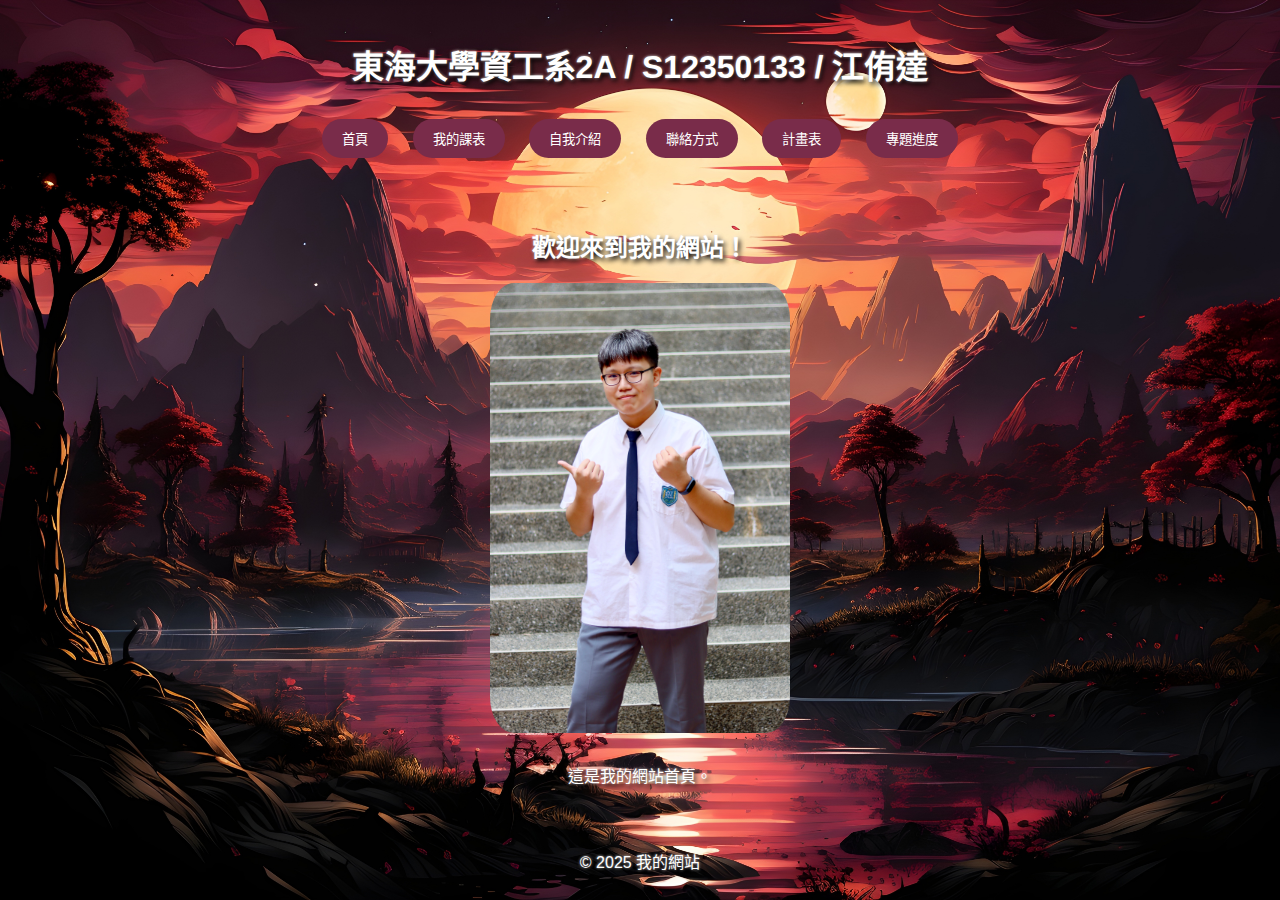
<file: index.html>
<!DOCTYPE html>
<html lang="zh-TW">
<head>
    <meta charset="UTF-8">
    <meta name="viewport" content="width=device-width, initial-scale=1.0">
    <title>我的首頁</title>
    <style>
        body {
            font-family: Arial, sans-serif;
            margin: 0;
            padding: 0;
            background: url('./welcomeback.jpg') no-repeat center center fixed;
            background-size: cover;
        }
        header {
            padding: 20px;
            text-align: center;
            color: rgb(255, 255, 255);
            text-shadow: 2px 3px 5px #000, 0 0 3px #fff;
        }
        nav button {
            background-color: #792c4a;
            color: #fff;
            padding: 10px 20px;
            margin: 10px;
            border: none;
            border-radius: 100px;
            cursor: pointer;
        }
        nav button:hover {
            background-color: #78ce8c;
        }
        main {
            padding: 20px;
            text-align: center;
            color: rgb(255, 255, 255);
            text-shadow: 2px 3px 5px #000, 0 0 3px #fff;
        }
        img {
            max-width: 300px;
            height: auto;
            border-radius: 8%;
            margin-bottom: 10px;
        }
        footer {
            padding: 10px;
            text-align: center;
            color: white;
            text-shadow: 2px 3px 5px #000, 0 0 3px #fff;
        }
    </style>
</head>
<body>
    <header>
        <h1>東海大學資工系2A / S12350133 / 江侑達</h1>
        <nav>
            <button id="indexButton">首頁</button>
            <button id="timetableButton">我的課表</button>
            <button id="myselfButton">自我介紹</button>
            <button id="contactButton">聯絡方式</button>
            <button id="planButton">計畫表</button>
            <button id="progressButton">專題進度</button>
        </nav>
    </header>
    <main>
        <h2>歡迎來到我的網站！</h2>
        <img src="S__27050060.jpg" alt="個人照片">
        <p>這是我的網站首頁。</p>
    </main>
    <footer>
        <p>© 2025 我的網站</p>
    </footer>
    <script>
        // 導航按鈕
        document.getElementById("indexButton").onclick = function() {
            window.location.href = "index.html";
        };
        document.getElementById("timetableButton").onclick = function() {
            window.location.href = "timetable.html";
        };
        document.getElementById("myselfButton").onclick = function() {
            window.location.href = "myself.html";
        };
        document.getElementById("contactButton").onclick = function() {
            window.location.href = "contact.html";
        };
        document.getElementById("planButton").onclick = function() {
            window.location.href = "plan.html";
        };
        document.getElementById("progressButton").onclick = function() {
            window.location.href = "progress.html";
        };
    </script>
</body>
</html>
</file>
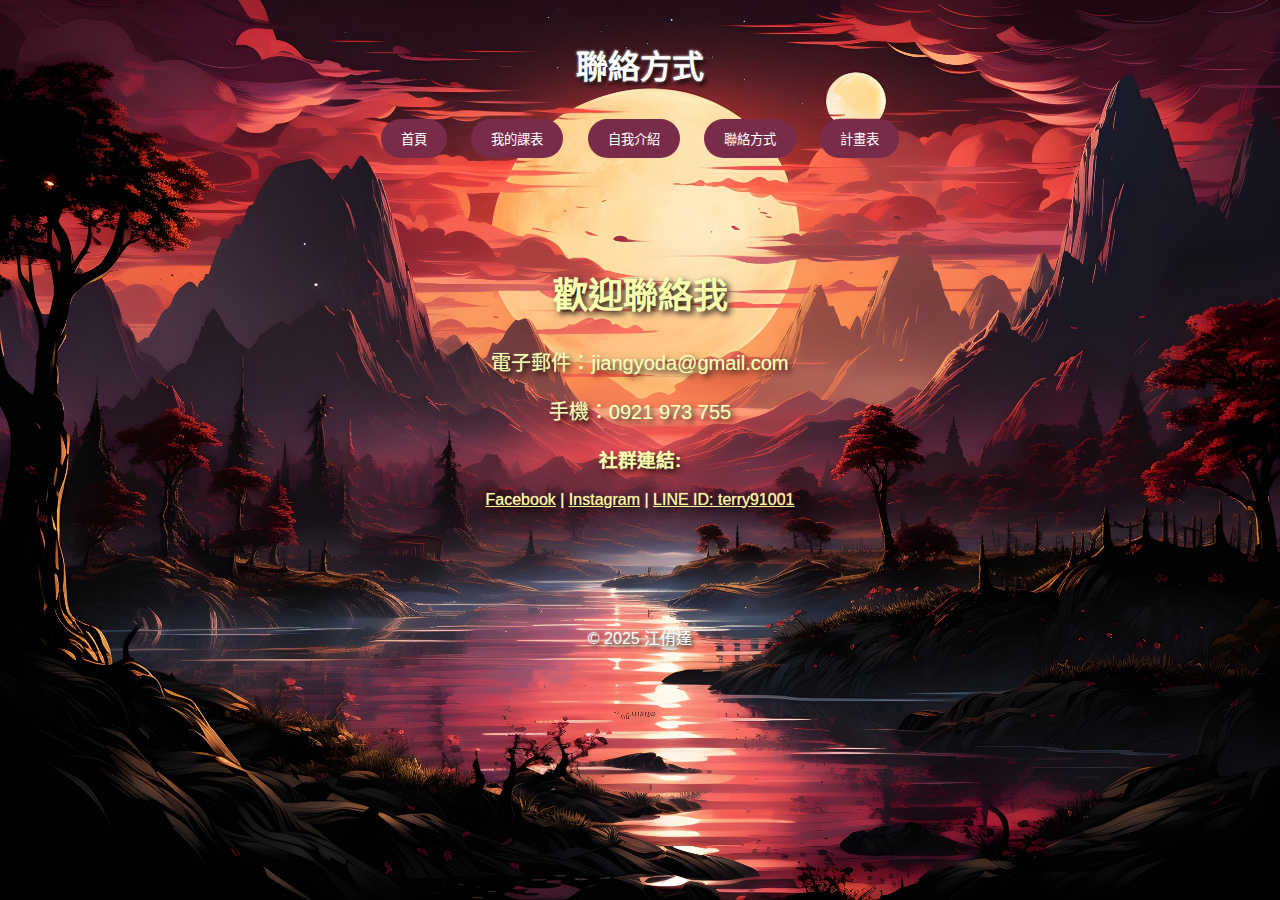
<file: contact.html>
<!DOCTYPE html>
<html lang="zh-TW">
<head>
    <meta charset="UTF-8"> 
    <meta name="viewport" content="width=device-width, initial-scale=1.0">
    <title>聯繫方式</title>
    <style>
        body {
            font-family: Arial, sans-serif;
            margin: 0;
            padding: 0;
             background: url('./welcomeback.jpg') no-repeat center center fixed;
            background-size: cover;
        }

        header {
            color: rgb(255, 255, 255);
            padding: 20px;
            text-align: center;
            text-shadow: 2px 3px 5px #000, 0 0 3px #fff;
        }

        nav {
            text-align: center;
            margin-top: 10px;
        }

        button {
            background-color: #792c4a; 
            color: rgb(255, 255, 255); 
            padding: 10px 20px; 
            margin: 10px; 
            border: none;
            border-radius: 100px; 
            cursor: pointer; 
        }

        button:hover {
            background-color: #78ce8c;
        }

        main {
            padding: 50px;
            text-align: center;
            color: #f9ffab;
            text-shadow: 3px 3px 6px #000, 0 0 1px #fff;
        }

        footer {
            padding: 50px;
            text-align: center;
            color: white;
            text-shadow: 2px 3px 5px #000, 0 0 3px #fff;
        }
    </style>
</head>
<body>
    <header>
        <h1>聯絡方式</h1>
        <nav>
            <button id="indexButton">首頁</button>
            <button id="timetableButton">我的課表</button>
            <button id="myselfButton">自我介紹</button>
            <button id="contactButton">聯絡方式</button>
            <button id="planButton">計畫表</button>
        </nav>
    </header>
    <main>
        <h2 style="font-size:35px;">歡迎聯絡我</h2>
        <p style="font-size:20px;">電子郵件：jiangyoda@gmail.com</p>
        <p style="font-size:20px;">手機：0921 973 755</p>
        <div>
            <h3>社群連結:</h3>
            <a href="https://www.facebook.com/jiang.you.da.128865" target="_blank" rel="noopener noreferrer">Facebook</a> |
            <a href="https://www.instagram.com/terry_yoda/" target="_blank" rel="noopener noreferrer">Instagram</a> |
            <a target="_blank" rel="noopener noreferrer">LINE ID: terry91001</a>
        </div>
    </main>
    <footer>
        <p>&copy; 2025 江侑達</p>
    </footer>
    <style>
        a {
            color: #fff896;
            text-decoration: underline;
        }
        a:hover {
            color: #00f83a;
        }
    </style>
    <script>
        document.getElementById("indexButton").onclick = function() {
            window.location.href = "index.html";
        };
        document.getElementById("timetableButton").onclick = function() {
            window.location.href = "timetable.html";
        };
        document.getElementById("myselfButton").onclick = function() {
            window.location.href = "myself.html";
        };
        document.getElementById("contactButton").onclick = function() {
            window.location.href = "contact.html";
        };
        document.getElementById("planButton").onclick = function() {
            window.location.href = "plan.html";
        };
    </script>
</body>
</html>
</file>
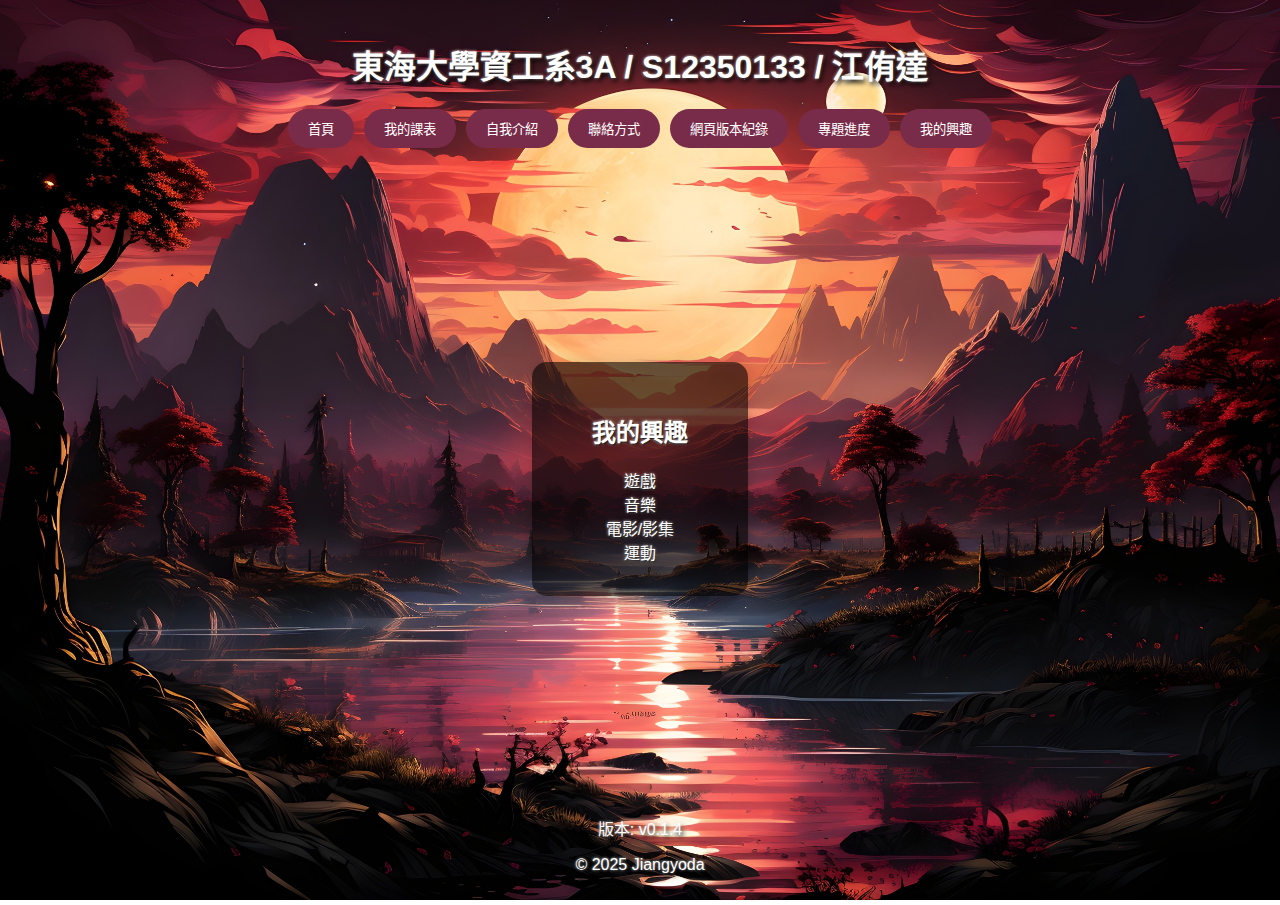
<file: hobby.html>
<!DOCTYPE html>
<html lang="zh-TW">
<head>
    <meta charset="UTF-8">
    <meta name="viewport" content="width=device-width, initial-scale=1.0">
    <title>我的興趣 - Terry-yoda's 網頁</title>
    <link rel="icon" href="/web.ico" type="image/x-icon">
    <link rel="stylesheet" href="style.css">
</head>
<body>
    <header>
        <h1>東海大學資工系3A / S12350133 / 江侑達</h1>
        <nav>
            <button id="indexButton">首頁</button>
            <button id="timetableButton">我的課表</button>
            <button id="myselfButton">自我介紹</button>
            <button id="contactButton">聯絡方式</button>
            <button id="planButton">網頁版本紀錄</button>
            <button id="progressButton">專題進度</button>
            <button id="hobbyButton">我的興趣</button>
        </nav>
    </header>
    <main>
        <div class="main-content-box">
            <h2>我的興趣</h2>

            <div class="hobby-menu-container">
                <div class="hobby-menu-item">
                    <span>遊戲</span>
                    <div class="hobby-submenu">
                        <a href="https://www.youtube.com/watch?v=dQw4w9WgXcQ" target="_blank">Minecraft</a>
                        <a href="https://www.youtube.com/watch?v=dQw4w9WgXcQ" target="_blank">Valorant</a>
                        <a href="https://www.youtube.com/watch?v=dQw4w9WgXcQ" target="_blank">絕區零</a>
                    </div>
                </div>

                <div class="hobby-menu-item">
                    <span>音樂</span>
                    <div class="hobby-submenu">
                        <a href="https://www.youtube.com/watch?v=dQw4w9WgXcQ" target="_blank">流行音樂</a>
                        <a href="https://www.youtube.com/watch?v=dQw4w9WgXcQ" target="_blank">獨立音樂</a>
                        <a href="https://www.youtube.com/watch?v=dQw4w9WgXcQ" target="_blank">R&B</a>
                    </div>
                </div>

                <div class="hobby-menu-item">
                    <span>電影/影集</span>
                    <div class="hobby-submenu">
                        <a href="https://www.youtube.com/watch?v=dQw4w9WgXcQ" target="_blank">科幻片</a>
                        <a href="https://www.youtube.com/watch?v=dQw4w9WgXcQ" target="_blank">懸疑片</a>
                        <a href="https://www.youtube.com/watch?v=dQw4w9WgXcQ" target="_blank">美劇</a>
                    </div>
                </div>

                <div class="hobby-menu-item">
                    <span>運動</span>
                    <div class="hobby-submenu">
                        <a href="https://www.youtube.com/watch?v=dQw4w9WgXcQ" target="_blank">籃球</a>
                        <a href="https://www.youtube.com/watch?v=dQw4w9WgXcQ" target="_blank">游泳</a>
                    </div>
                </div>
                
                </div>
        </div>
    </main>
    <footer>
        <p>版本: v0.1.4</p>
        <p>© 2025 Jiangyoda</p>
    </footer>
    <script src="script.js"></script>
</body>
</html>
</file>
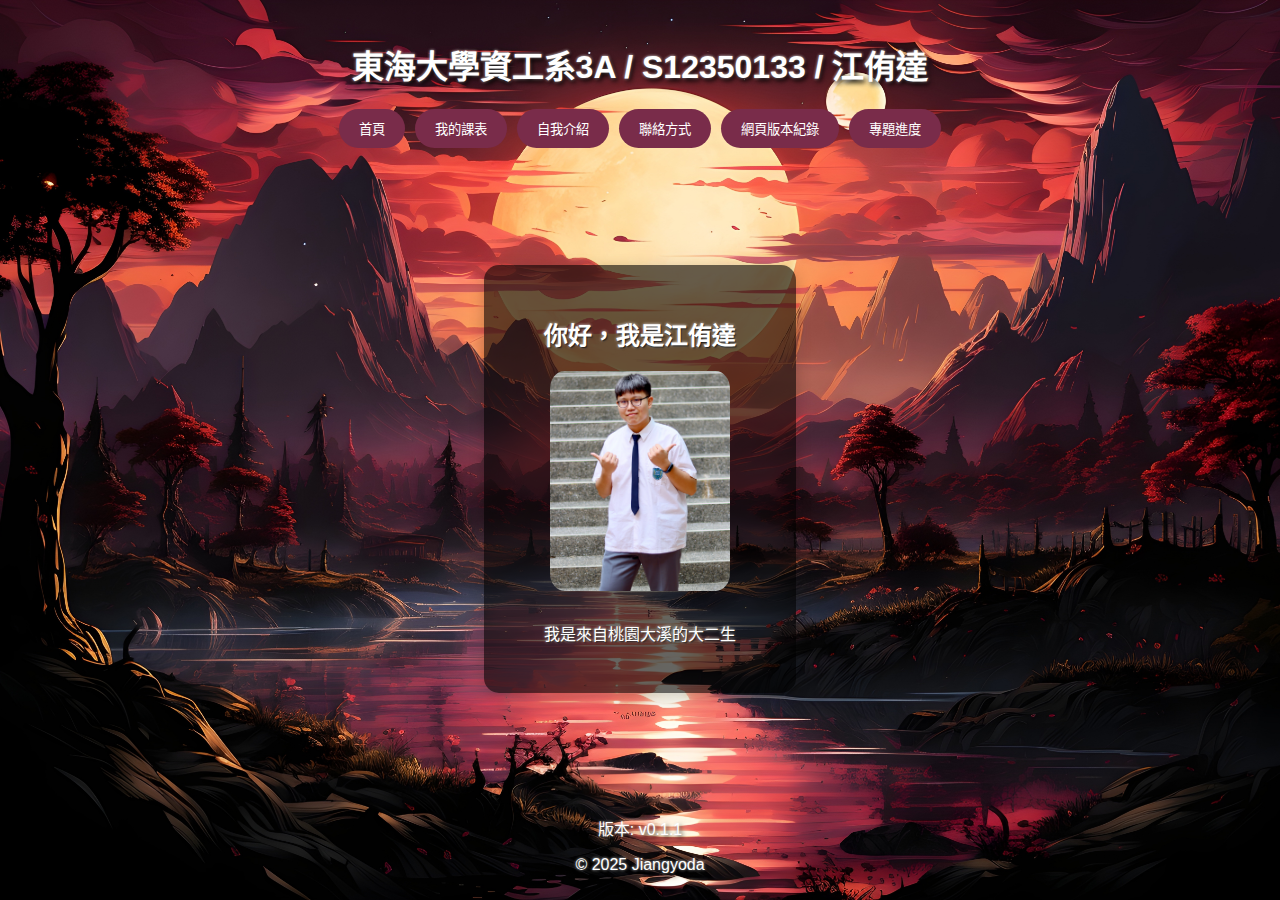
<file: myself.html>
<!DOCTYPE html>
<html lang="zh-TW">
<head>
    <meta charset="UTF-8">
    <meta name="viewport" content="width=device-width, initial-scale=1.0">
    <title>自我介紹 - Terry-yoda's 網頁</title>
    <link rel="icon" href="/web.ico" type="image/x-icon">
    <link rel="stylesheet" href="style.css">
</head>
<body>
    <header>
        <h1>東海大學資工系3A / S12350133 / 江侑達</h1>
        <nav>
            <button id="indexButton">首頁</button>
            <button id="timetableButton">我的課表</button>
            <button id="myselfButton">自我介紹</button>
            <button id="contactButton">聯絡方式</button>
            <button id="planButton">網頁版本紀錄</button>
            <button id="progressButton">專題進度</button>
        </nav>
    </header>
    <main>
        <div class="main-content-box">
            <h2>你好，我是江侑達</h2>
            <div> <img src="S__27050060.jpg" alt="個人照片" class="myself-photo">
            </div>
            <p>我是來自桃園大溪的大二生</p>
        </div>
    </main>
    <footer>
        <p>版本: v0.1.1</p>
        <p>© 2025 Jiangyoda</p>
    </footer>
    <script src="script.js"></script>
</body>
</html>
</file>
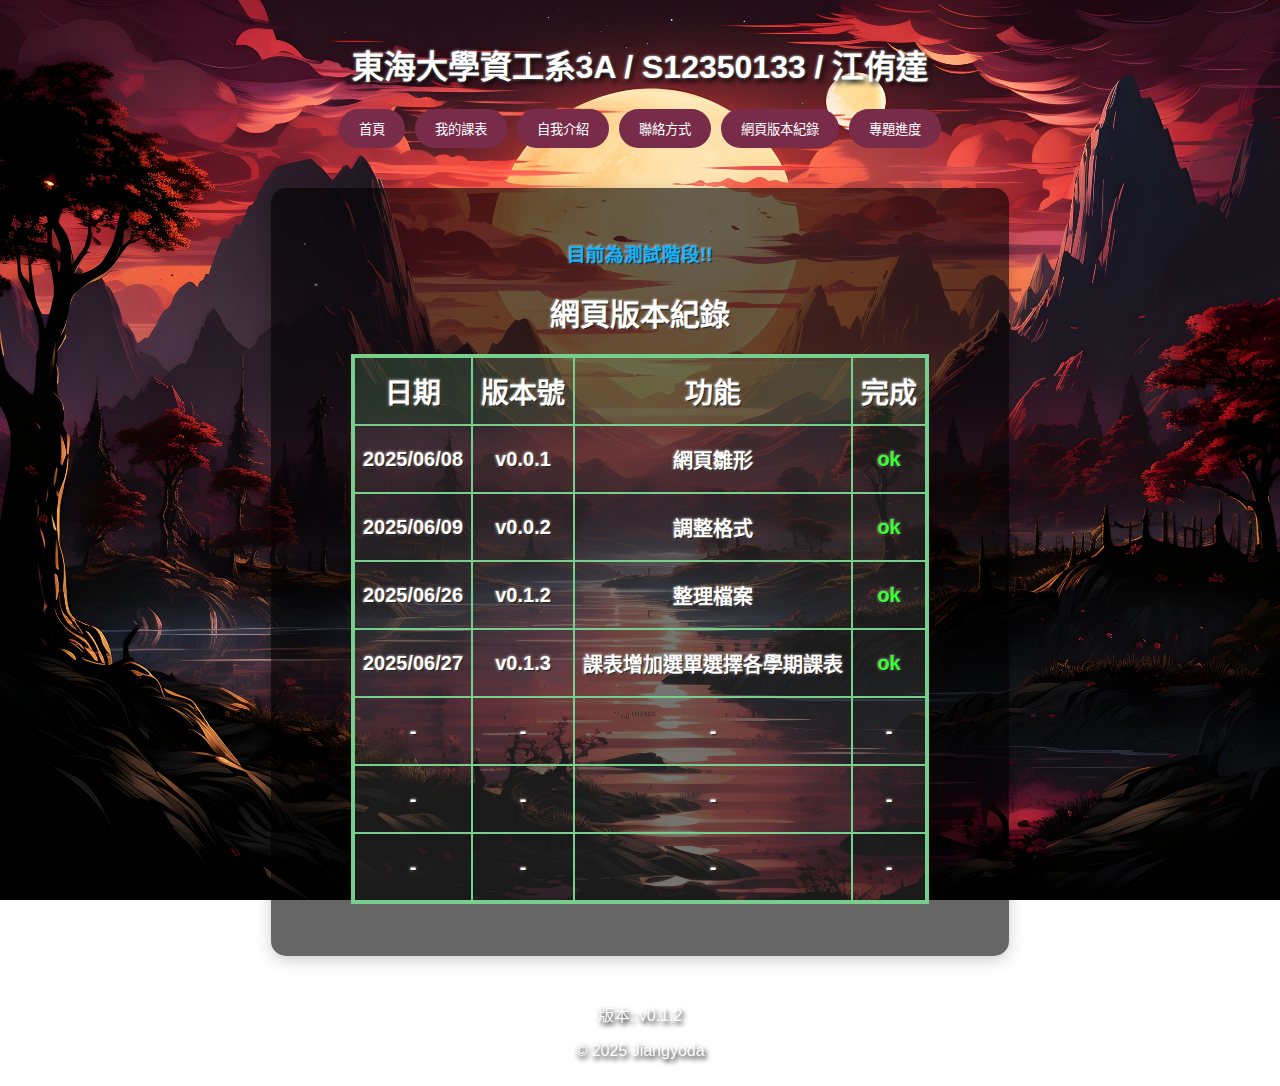
<file: plan.html>
<!DOCTYPE html>
<html lang="zh-TW">
<head>
    <meta charset="UTF-8">
    <meta name="viewport" content="width=device-width, initial-scale=1.0">
    <title>網頁版本紀錄 - Terry-yoda's 網頁</title>
    <link rel="icon" href="/web.ico" type="image/x-icon">
    <link rel="stylesheet" href="style.css">
</head>
<body>
    <header>
        <h1>東海大學資工系3A / S12350133 / 江侑達</h1>
        <nav>
            <button id="indexButton">首頁</button>
            <button id="timetableButton">我的課表</button>
            <button id="myselfButton">自我介紹</button>
            <button id="contactButton">聯絡方式</button>
            <button id="planButton">網頁版本紀錄</button>
            <button id="progressButton">專題進度</button>
        </nav>
    </header>
    <main>
        <div class="main-content-box">
            <h3 style="color:rgb(17, 180, 255);">目前為測試階段!!</h3>
            <h2 class="plan-intro-text">網頁版本紀錄</h2>
            <table class="plan-table">
                <thead>
                    <tr>
                        <th style="width: 40px;">日期</th>
                        <th style="width: 10px;">版本號</th>
                        <th style="width: 300px;">功能</th>
                        <th style="width: 20px;">完成</th>
                    </tr>
                </thead>
                <tbody>
                    <tr>
                        <td>2025/06/08</td>
                        <td>v0.0.1</td>
                        <td>網頁雛形</td>
                        <td class="status-ok">ok</td>
                    </tr>
                    <tr>
                        <td>2025/06/09</td>
                        <td>v0.0.2</td>
                        <td>調整格式</td>
                        <td class="status-ok">ok</td>
                    </tr>
                    <tr>
                        <td>2025/06/26</td>
                        <td>v0.1.2</td>
                        <td>整理檔案</td>
                        <td class="status-ok">ok</td>
                    </tr>
                    <tr>
                        <td>2025/06/27</td>
                        <td>v0.1.3</td>
                        <td>課表增加選單選擇各學期課表</td>
                        <td class="status-ok">ok</td>
                    </tr>
                    <tr>
                        <td>-</td>
                        <td>-</td>
                        <td>-</td>
                        <td>-</td>
                    </tr>
                    <tr>
                        <td>-</td>
                        <td>-</td>
                        <td>-</td>
                        <td>-</td>
                    </tr>
                    <tr>
                        <td>-</td>
                        <td>-</td>
                        <td>-</td>
                        <td>-</td>
                    </tr>
                </tbody>
            </table>
            </div>
    </main>
    <footer>
        <p>版本: v0.1.2</p>
        <p>© 2025 Jiangyoda</p>
    </footer>
    <script src="script.js"></script>
</body>
</html>
</file>
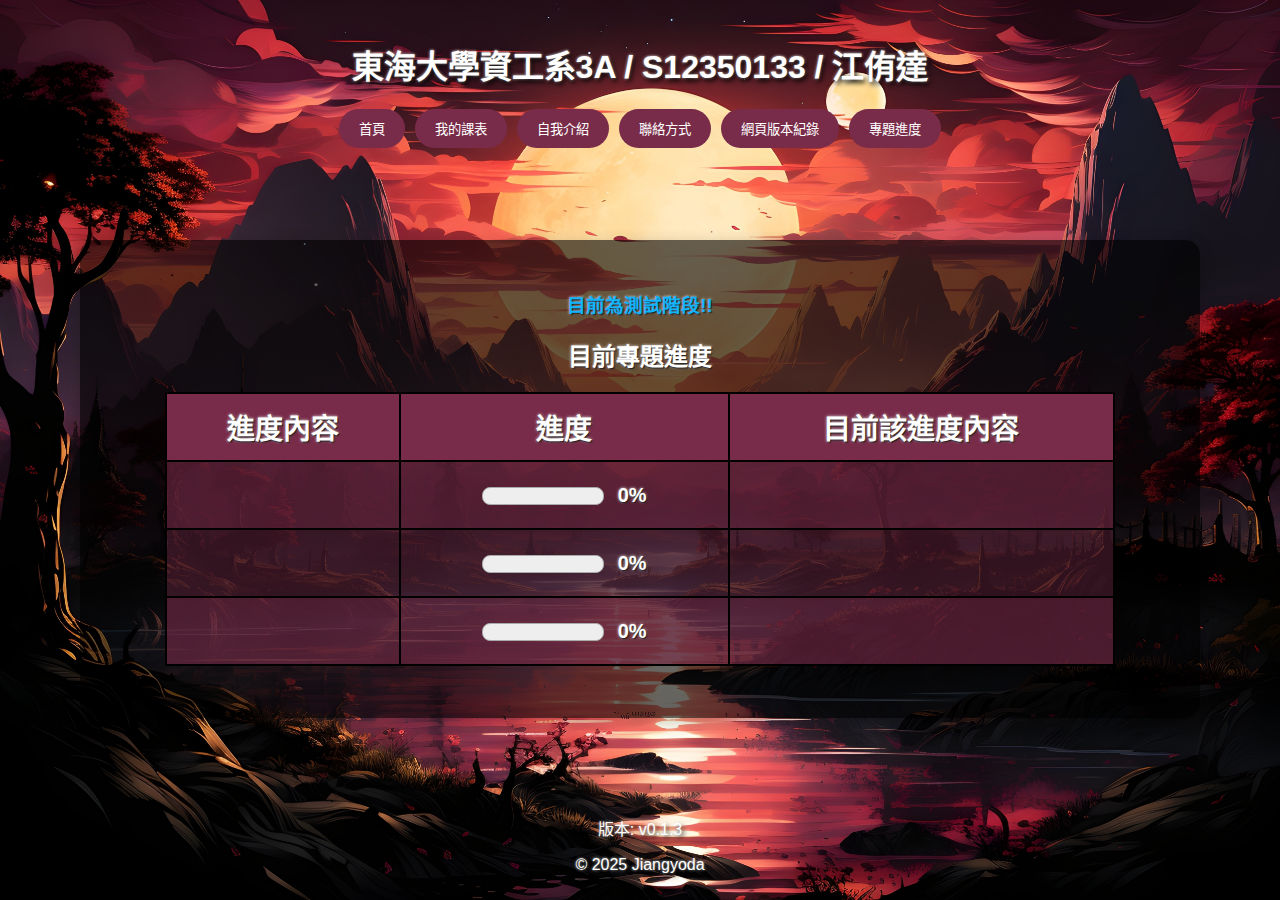
<file: progress.html>
<!DOCTYPE html>
<html lang="zh-TW">
<head>
    <meta charset="UTF-8">
    <meta name="viewport" content="width=device-width, initial-scale=1.0">
    <title>專題進度 - Terry-yoda's 網頁</title>
    <link rel="icon" href="/web.ico" type="image/x-icon">
    <link rel="stylesheet" href="style.css">
</head>
<body>
    <header>
        <h1>東海大學資工系3A / S12350133 / 江侑達</h1>
        <nav>
            <button id="indexButton">首頁</button>
            <button id="timetableButton">我的課表</button>
            <button id="myselfButton">自我介紹</button>
            <button id="contactButton">聯絡方式</button>
            <button id="planButton">網頁版本紀錄</button>
            <button id="progressButton">專題進度</button>
        </nav>
    </header>
    <main>
        <div class="main-content-box">
            <h3 style="color:rgb(17, 180, 255);">目前為測試階段!!</h3>
            <h2>目前專題進度</h2>
            <table class="progress-table">
                <thead>
                    <tr>
                        <th>進度內容</th>
                        <th>進度</th>
                        <th>目前該進度內容</th>
                    </tr>
                </thead>
                <tbody>
                    <tr>
                        <td></td>
                        <td>
                            <div class="progress-bar-container">
                                <div class="progress-bar-fill" style="width:0%;"></div>
                            </div>
                            <span class="progress-percentage">0%</span>
                        </td>
                        <td></td>
                    </tr>
                    <tr>
                        <td></td>
                        <td>
                            <div class="progress-bar-container">
                                <div class="progress-bar-fill" style="width:0%;"></div>
                            </div>
                            <span class="progress-percentage">0%</span>
                        </td>
                        <td></td>
                    </tr>
                    <tr>
                        <td></td>
                        <td>
                            <div class="progress-bar-container">
                                <div class="progress-bar-fill" style="width:0%;"></div>
                            </div>
                            <span class="progress-percentage">0%</span>
                        </td>
                        <td></td>
                    </tr>
                    </tbody>
            </table>
        </div>
    </main>
    <footer>
        <p>版本: v0.1.3</p>
        <p>© 2025 Jiangyoda</p>
    </footer>
    <script src="script.js"></script>
</body>
</html>
</file>
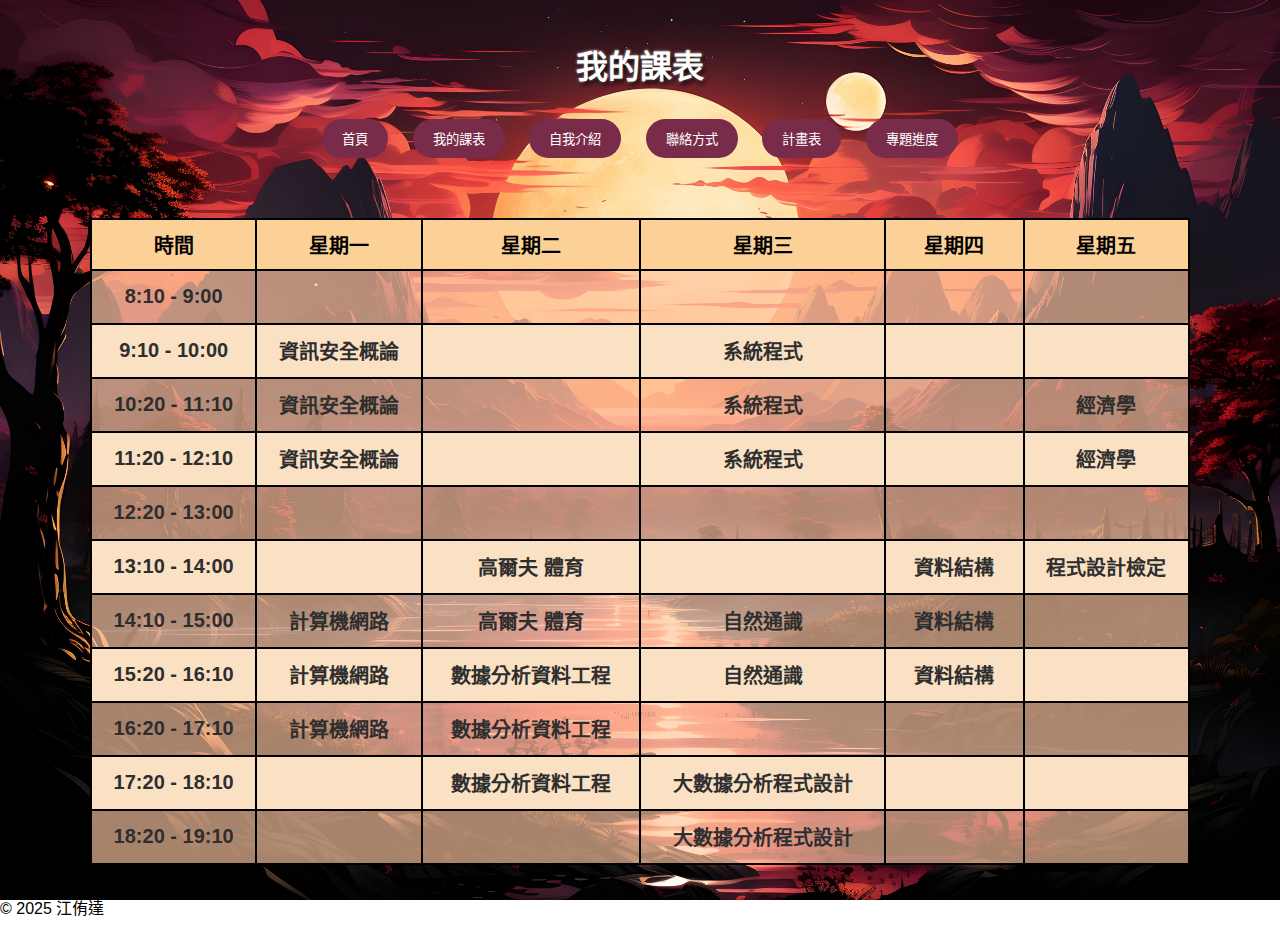
<file: timetable.html>
<!DOCTYPE html>
<html lang="zh-TW">
<head>
    <meta charset="UTF-8">
    <meta name="viewport" content="width=device-width, initial-scale=1.0">
    <title>我的課表</title>
    <style>
        body {
            margin: 0;
            padding: 0;
            font-family: Arial, sans-serif;
            background: url('./welcomeback.jpg') no-repeat center center fixed;
            background-size: cover;
        }

        header {
            color: rgb(255, 255, 255); /* 文字顏色為白色 */
            padding: 20px; /* 增加內邊距 */
            text-align: center; /* 文字置中 */
            text-shadow: 2px 3px 5px #000, 0 0 3px #fff;
        }

        nav {
            text-align: center; /* 將按鈕置中 */
            margin-top: 10px;
        }

        button {
            background-color: #792c4a; 
            color: rgb(255, 255, 255); 
            padding: 10px 20px; 
            margin: 10px; 
            border: none;
            border-radius: 100px; 
            cursor: pointer; 
        }
    
        /* 當滑鼠懸停於按鈕上時的效果 */
        button:hover {
            background-color: #78ce8c; /* 更深的藍色 */
        }

        /* 表格樣式 */
        table.schedule {
            border-collapse: collapse; /* 合併邊框 */
            width: 1100px; /* 固定表格寬度 */
            height: 600px; /* 固定表格高度 */
            margin: 30px auto; /* 置中 */
            font-family: Arial, sans-serif;
        }

        /* 表頭樣式 */
        table.schedule thead th {
            background-color: #fcd198;
            color: rgb(0, 0, 0);
            padding: 10px;
            border: 2px solid #000000;
            text-align: center;
            font-size: 20px;
            font-weight: bold; /* 表頭文字粗體 */
        }

        /* 表格內容的奇偶行顏色 */
        table.schedule tbody tr:nth-child(odd) {
            background-color: #ffc7a2a8;
        }

        table.schedule tbody tr:nth-child(even) {
            background-color: #fae1c4;
        }

        /* 單元格樣式 */
        table.schedule td {
            border: 2px solid #000000;
            text-align: center;
            color: rgb(46, 46, 46);
            font-size: 20px;
            font-weight: bold; /* 表格內容文字粗體 */
            width: 100px; /* 固定單元格寬度 */
            height: 50px; /* 固定單元格高度 */
            overflow: hidden; /* 隱藏超出內容 */
            white-space: nowrap; /* 禁止文字換行 */
            text-overflow: ellipsis; /* 超出內容顯示省略號 */
        }

        /* 鼠標懸停效果 */
        table.schedule tbody tr:hover {
            background-color: #d1f1e7;
        }
    </style>
</head>
<body>
    <header>
        <h1>我的課表</h1>
        <nav>
            <button id="indexButton">首頁</button>
            <button id="timetableButton">我的課表</button>
            <button id="myselfButton">自我介紹</button>
            <button id="contactButton">聯絡方式</button>
            <button id="planButton">計畫表</button>
            <button id="progressButton">專題進度</button>
        </nav>
    </header>
    <script>
        document.getElementById("indexButton").onclick = function(){
            window.location.href = "index.html";
        }
        document.getElementById("timetableButton").onclick = function(){
            window.location.href = "timetable.html";
        }
        document.getElementById("myselfButton").onclick = function(){
            window.location.href = "myself.html";
        }
        document.getElementById("contactButton").onclick = function(){
            window.location.href = "contact.html";
        }
        document.getElementById("planButton").onclick = function(){
            window.location.href = "plan.html";
        }
        document.getElementById("progressButton").onclick = function(){
            window.location.href = "progress.html";
        }

    </script>
    <table class="schedule">
        <thead>
            <tr>
                <th>時間</th>
                <th>星期一</th>
                <th>星期二</th>
                <th>星期三</th>
                <th>星期四</th>
                <th>星期五</th>
            </tr>
        </thead>
        <tbody>
            <tr>
                <td>8:10 - 9:00</td>
                <td></td>
                <td></td>
                <td></td>
                <td></td>
                <td></td>
            </tr>
            <tr>
                <td>9:10 - 10:00</td>
                <td>資訊安全概論</td>
                <td></td>
                <td>系統程式</td>
                <td></td>
                <td></td>
            </tr>
            <tr>
                <td>10:20 - 11:10</td>
                <td>資訊安全概論</td>
                <td></td>
                <td>系統程式</td>
                <td></td>
                <td>經濟學</td>
            </tr>
            <tr>
                <td>11:20 - 12:10</td>
                <td>資訊安全概論</td>
                <td></td>
                <td>系統程式</td>
                <td></td>
                <td>經濟學</td>
            </tr>
            <tr>
                <td>12:20 - 13:00</td>
                <td></td>
                <td></td>
                <td></td>
                <td></td>
                <td></td>
            </tr>
            <tr>
                <td>13:10 - 14:00</td>
                <td></td>
                <td>高爾夫 體育</td>
                <td></td>
                <td>資料結構</td>
                <td>程式設計檢定</td>
            </tr>
            <tr>
                <td>14:10 - 15:00</td>
                <td>計算機網路</td>
                <td>高爾夫 體育</td>
                <td>自然通識</td>
                <td>資料結構</td>
                <td></td>
            </tr>
            <tr>
                <td>15:20 - 16:10</td>
                <td>計算機網路</td>
                <td>數據分析資料工程</td>
                <td>自然通識</td>
                <td>資料結構</td>
                <td></td>
            </tr>
            <tr>
                <td>16:20 - 17:10</td>
                <td>計算機網路</td>
                <td>數據分析資料工程</td>
                <td></td>
                <td></td>
                <td></td>
            </tr>
            <tr>
                <td>17:20 - 18:10</td>
                <td></td>
                <td>數據分析資料工程</td>
                <td>大數據分析程式設計</td>
                <td></td>
                <td></td>
            </tr>
            <tr>
                <td>18:20 - 19:10</td>
                <td></td>
                <td></td>
                <td>大數據分析程式設計</td>
                <td></td>
                <td></td>
            </tr>
        </tbody>
    </table>
    <footer>
        <p>© 2025 江侑達</p>
    </footer>
</body>
</html>
</file>
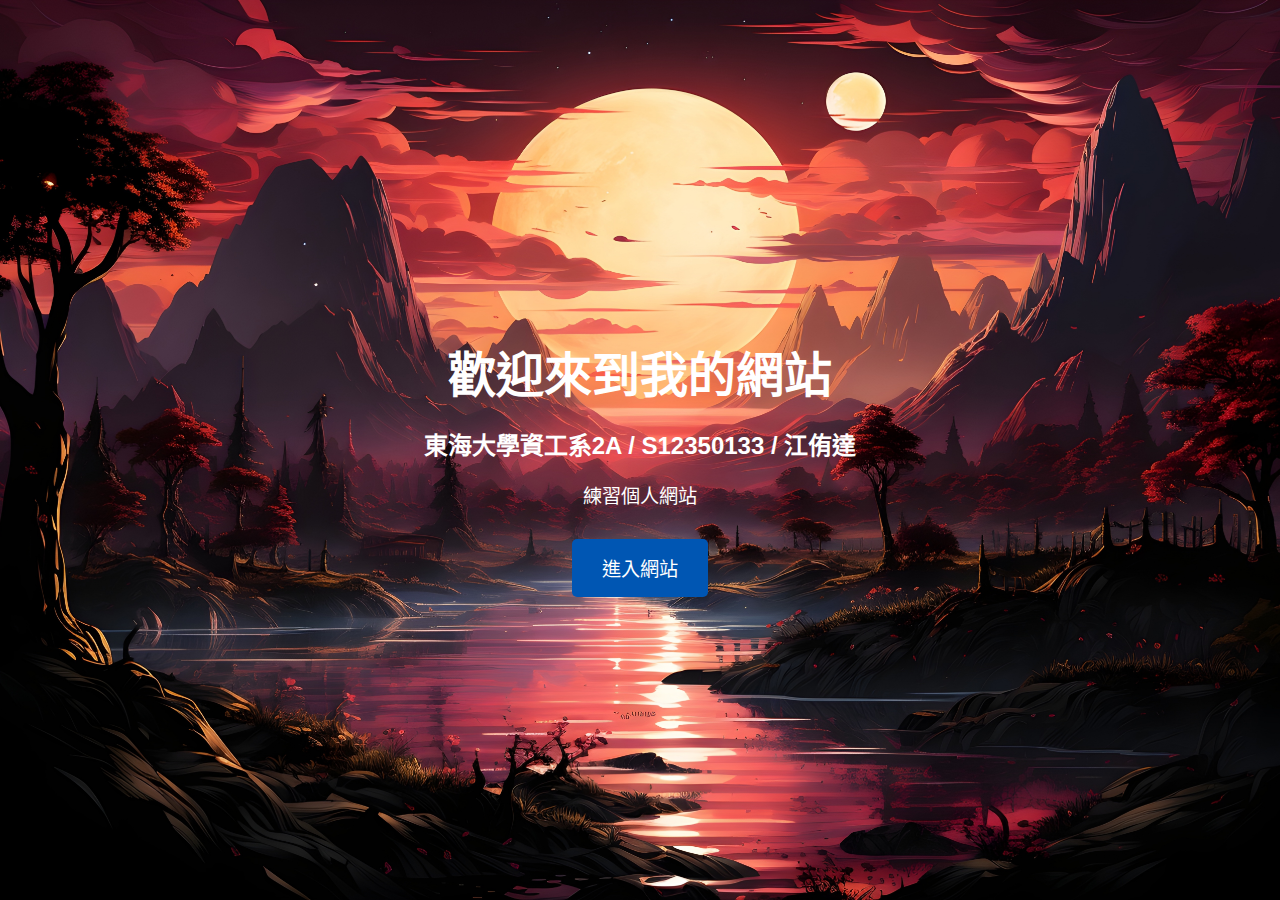
<file: welcome.html>
<!DOCTYPE html>
<html lang="zh-TW">
<head>
    <meta charset="UTF-8">
    <meta name="viewport" content="width=device-width, initial-scale=1.0">
    <title>歡迎介面</title>
    <link rel="icon" href="/web.ico" type="image/x-icon">
    <style>
        body {
            margin: 0;
            padding: 0;
            font-family: Arial, sans-serif;
            background: url('./welcomeback.jpg') no-repeat center center fixed;
            background-size: cover;
            background-color: #173981; /* fallback color if image is missing */
            color: white;
            display: flex;
            justify-content: center;
            align-items: center;
            height: 100vh;
            overflow: hidden;
        }

        .welcome-container {
            text-align: center;
        }

        h1 {
            font-size: 3rem;
            margin-bottom: 20px;
        }

        p {
            font-size: 1.2rem;
            margin-bottom: 30px;
        }

        button {
            background-color: #0056b3;
            color: white;
            padding: 15px 30px;
            font-size: 1.2rem;
            border: none;
            border-radius: 5px;
            cursor: pointer;
            transition: background-color 0.3s ease;
        }

        button:hover {
            background-color: #0077ff;
        }
   
    </style>
</head>
<body>
    <div class="welcome-container">
        <h1>歡迎來到我的網站</h1>
        <h2>東海大學資工系2A / S12350133 / 江侑達</h2>
        <p>練習個人網站</p>
        <p></p>
        <button id="enterButton">進入網站</button>
    </div>
    <script>
        document.getElementById('enterButton').addEventListener('click', function() {
            window.location.href = 'index.html';
        });
    </script>
    
</body>
</html>
</file>
<file: style.css>
/* style.css - 整合與優化版 */

/* --- 通用基礎樣式 --- */
body {
    font-family: Arial, sans-serif;
    margin: 0;
    padding: 0;
    background: url('welcomeback.jpg') no-repeat center center fixed;
    background-size: cover;
    display: flex; /* 將 body 設置為 Flex 容器 */
    flex-direction: column; /* 垂直排列子元素 */
    min-height: 100vh; /* 讓 body 至少佔滿整個視窗高度 */
    color: #fff; /* 統一文字顏色 */
    text-shadow: 2px 3px 5px #000, 0 0 3px #fff; /* 統一文字陰影 */
}

header {
    padding: 20px;
    text-align: center;
    color: rgb(255, 255, 255);
    text-shadow: 2px 3px 5px #000, 0 0 3px #fff;
}

nav {
    display: flex; /* 讓導航按鈕水平排列 */
    justify-content: center; /* 讓按鈕在導航欄中居中 */
    flex-wrap: wrap; /* 當空間不足時，按鈕可以換行 */
    gap: 10px; /* 按鈕之間的間距 */
}

nav button {
    background-color: #792c4a;
    color: #fff;
    padding: 10px 20px;
    border: none;
    border-radius: 100px;
    cursor: pointer;
    transition: background-color 0.3s ease; /* 添加平滑過渡效果 */
}

nav button:hover {
    background-color: #78ce8c;
}

main {
    flex-grow: 1; /* 讓主要內容區塊佔據所有剩餘空間 */
    padding: 20px;
    display: flex; /* 再次設置為 Flex 容器，用於內容居中 */
    justify-content: center; /* 水平居中 */
    align-items: center; /* 垂直居中 */
    text-align: center; /* 確保 main 內部文字居中，但會被 .main-content-box 覆蓋 */
}

.main-content-box { /* 所有頁面內容框的通用樣式 */
    background: rgba(0, 0, 0, 0.6);
    border-radius: 15px;
    padding: 32px 60px;
    box-shadow: 0 4px 16px rgba(0, 0, 0, 0.2);
    text-align: center; /* 確保內容居中 */
    color: rgb(255, 255, 255);
    text-shadow: 1px 1px 2px #000, 0 0 3px #fff;
    /* 根據內容類型調整 display */
    /* 如果內容是 flex 項目，可以設置為 block 或 flex */
    /* 這裡使用 display: block; 並結合 margin: 0 auto; 確保其在 main 內部居中 */
    display: block; 
    margin: 0 auto; /* 在 main 內部居中 */
    max-width: 90%; /* 限制內容框的最大寬度 */
}

/* 確保所有頁面主內容的文字顏色和陰影一致 */
.main-content-box p,
.main-content-box h2,
.main-content-box h3 {
    color: rgb(255, 255, 255); /* 統一主內容文字顏色 */
    text-shadow: 1px 1px 2px #000, 0 0 3px #fff; /* 統一主內容文字陰影 */
}

img { /* 通用圖片樣式，可被特定 class 覆蓋 */
    max-width: 300px;
    height: auto;
    border-radius: 8%;
    margin-bottom: 10px;
}

footer {
    padding: 10px;
    text-align: center;
    color: white;
    text-shadow: 2px 3px 5px #000, 0 0 3px #fff;
    margin-top: auto; /* 將 footer 推到底部 */
}

/* --- 頁面特定樣式 --- */

/* myself.html 圖片樣式 */
.myself-photo {
    width: 180px;
    height: 220px;
    object-fit: cover; /* 確保圖片填充容器並裁剪多餘部分 */
    border-radius: 8%; /* 保持圓角 */
    margin-bottom: 10px; /* 保持下方間距 */
}

/* contact.html 聯絡方式頁面專屬的連結樣式 */
.contact-links a {
    color: #fff896; /* 連結原始顏色 */
    text-decoration: underline;
    transition: color 0.3s ease; /* 添加平滑過渡效果 */
}

.contact-links a:hover {
    color: #00f83a; /* 連結滑鼠懸停顏色 */
}

.contact-info-h2 {
    font-size: 35px;
}

.contact-info-p {
    font-size: 20px;
}

/* plan.html 和 progress.html 表格的通用基礎樣式 */
/* 避免重複定義 border-collapse, font-family 等 */
table {
    border-collapse: collapse;
    font-family: Arial, sans-serif;
    color: rgb(255, 255, 255); /* 統一表格文字顏色 */
    text-shadow: 1px 1px 2px #000, 0 0 3px #fff; /* 統一表格文字陰影 */
    margin: 20px auto; /* 置中 */
}

table th, table td {
    border: 2px solid #000000; /* 統一邊框顏色 */
    text-align: center;
    padding: 8px;
    font-size: 20px;
    font-weight: bold;
    height: 50px; /* 固定單元格高度 */
    overflow: hidden; /* 隱藏超出內容 */
    white-space: nowrap; /* 禁止文字換行 */
    text-overflow: ellipsis; /* 超出內容顯示省略號 */
}

table thead th {
    background-color: #792c4a; /* 與按鈕顏色一致 */
    color: rgb(255, 255, 255);
    font-size: 28px; /* 表頭字體更大 */
}

/* plan.html 特定樣式 */
table.plan-table {
    width: 90%;
    max-width: 900px; /* 限制表格最大寬度 */
    border: 4px solid #78ce8c; /* 特定邊框顏色 */
}

table.plan-table th, table.plan-table td {
    border: 2px solid #78ce8c; /* 特定邊框顏色 */
}

table.plan-table th {
    background-color: rgba(120, 206, 140, 0.2); /* 表頭背景色 */
}

table.plan-table td {
    background-color: rgba(255,255,255,0.1); /* 內容背景色 */
}

table.plan-table tbody tr:hover {
    background-color: #703535; /* 懸停效果 */
}

.plan-intro-text { /* 特定於 plan.html 的段落樣式 */
    text-align: center;
    font-size: 30px;
    font-weight: bold;
    margin-bottom: 20px;
}

.status-ok { /* 調整特定表格儲存格的顏色 */
    color: rgb(52, 255, 52); /* 綠色 */
}

/* progress.html 專題進度表格樣式 */
table.progress-table {
    width: 1000px;
    max-width: 95%; /* 增加最大寬度限制 */
}

table.progress-table thead th {
    background-color: #792c4a; /* 與按鈕顏色一致，更協調 */
}

table.progress-table tbody tr:nth-child(odd) {
    background-color: rgba(121, 44, 74, 0.6); /* 使用按鈕的顏色變淡 */
}

table.progress-table tbody tr:nth-child(even) {
    background-color: rgba(121, 44, 74, 0.4); /* 使用按鈕的顏色更淡 */
}

table.progress-table tbody tr:hover {
    background-color: #78ce8c; /* 懸停時與按鈕懸停顏色一致 */
    color: #000; /* 懸停時文字顏色可變深以提高對比 */
}

/* 進度條容器 */
.progress-bar-container {
    background: #eee;
    border-radius: 8px;
    width: 120px;
    height: 16px;
    display: inline-block;
    vertical-align: middle;
    border: 1px solid #aaa;
    overflow: hidden; /* 確保內部進度條不溢出 */
}

/* 進度條填充 */
.progress-bar-fill {
    background: #001aff; /* 藍色 */
    height: 100%;
    border-radius: 8px;
}

/* 進度百分比文字 */
.progress-percentage {
    margin-left: 8px;
    display: inline-block; /* 保持與進度條同行 */
}

/* timetable.html 課表表格樣式 */
table.schedule-table {
    width: 1100px;
    max-width: 95%; /* 增加最大寬度限制 */
}

table.schedule-table thead th {
    background-color: #792c4a; /* 與按鈕顏色一致 */
}

table.schedule-table tbody tr:nth-child(odd) {
    background-color: rgba(121, 44, 74, 0.6); /* 與按鈕顏色相關聯的淡色 */
}

table.schedule-table tbody tr:nth-child(even) {
    background-color: rgba(121, 44, 74, 0.4); /* 更淡的顏色 */
}

table.schedule-table tbody tr:hover {
    background-color: #78ce8c; /* 與按鈕懸停顏色一致 */
    color: #000; /* 懸停時文字顏色可變深以提高對比 */
}

.hobby-submenu {
    /* 預設狀態：隱藏且高度為0，但保留空間以便動畫 */
    display: block; /* 保持 block 讓 transition 能作用 */
    max-height: 0; /* 初始高度為 0，視覺上隱藏 */
    opacity: 0; /* 初始不透明度為 0，視覺上隱藏 */
    overflow: hidden; /* 隱藏溢出內容，確保動畫平滑 */
    transition: max-height 0.4s ease-out, opacity 0.4s ease-out; /* 添加平滑過渡效果 */

    position: absolute;
    top: 100%; /* 位於主選單項下方 */
    left: 0; /* 與主選單項左側對齊 */
    background-color: rgba(45, 45, 45, 0.95); /* 深色半透明背景 */
    min-width: 100%; /* 子選單寬度與父級主選單項一致 */
    box-shadow: 0 8px 16px rgba(0, 0, 0, 0.5);
    z-index: 1000; /* 確保子選單在最上層 */
    border-radius: 0 0 10px 10px; /* 底部圓角 */
    padding-top: 5px; /* 調整內邊距 */
}

/* 當主選單項被點擊激活時，顯示子選單 */
.hobby-menu-item.active .hobby-submenu {
    max-height: 500px; /* 設置一個足夠大的值，讓內容完全顯示 */
    opacity: 1; /* 完全顯示 */
}
</file>
